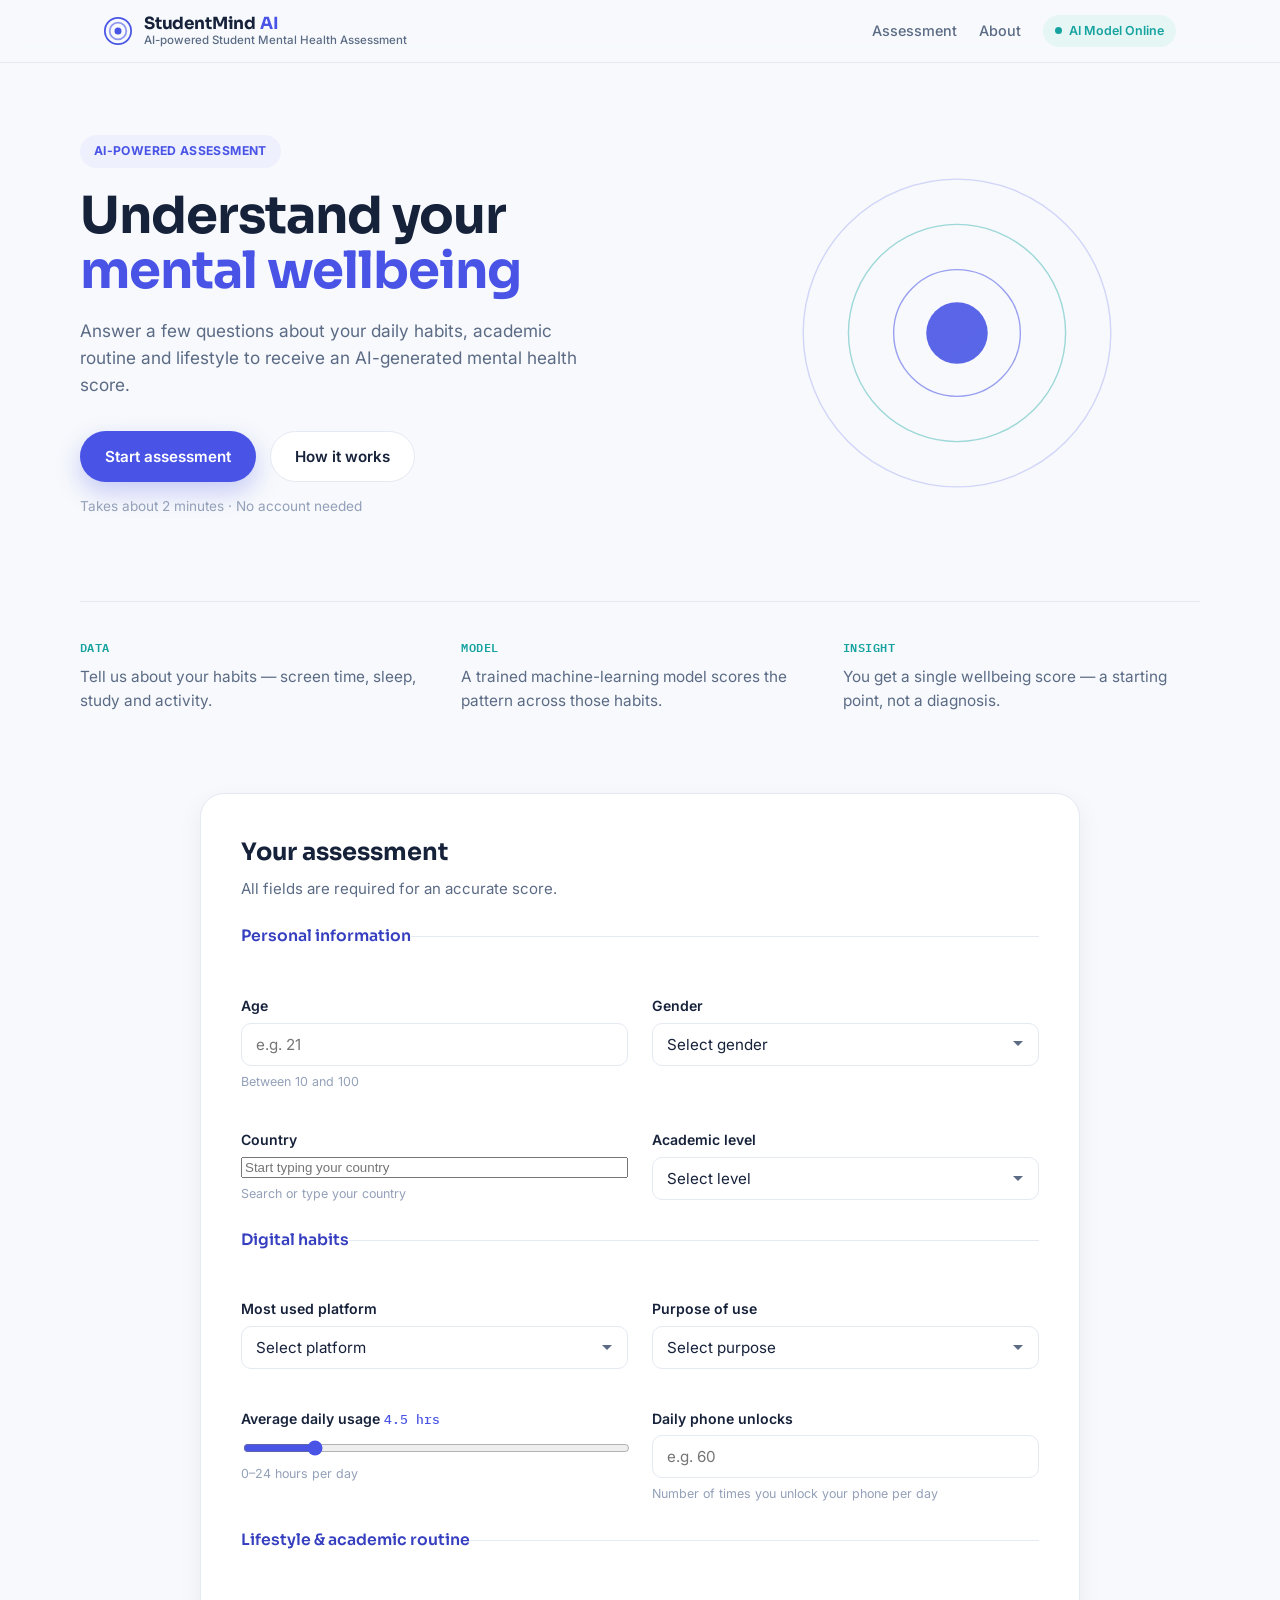
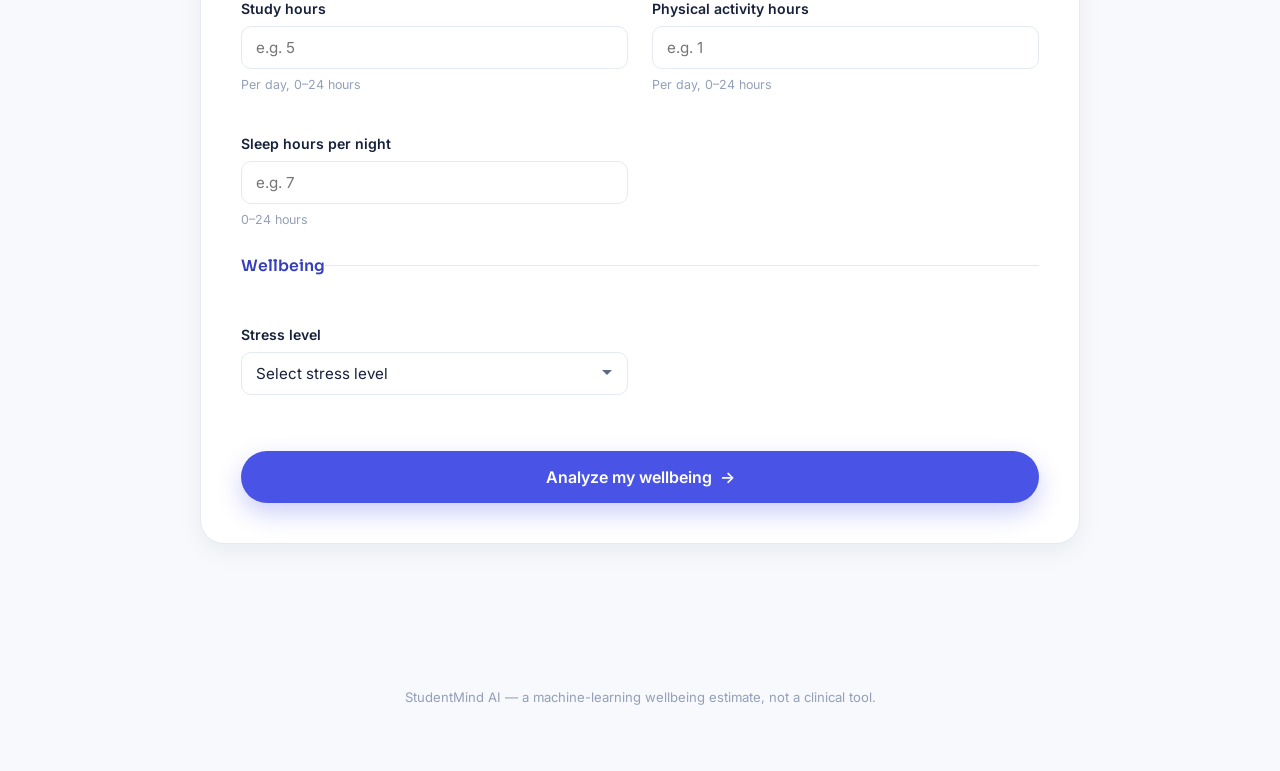
<file: index.html>
<!DOCTYPE html>
<html lang="en">
<head>
<meta charset="UTF-8">
<meta name="viewport" content="width=device-width, initial-scale=1.0">
<title>StudentMind AI — Student Mental Health Assessment</title>
<link rel="preconnect" href="https://fonts.googleapis.com">
<link rel="preconnect" href="https://fonts.gstatic.com" crossorigin>
<link href="https://fonts.googleapis.com/css2?family=Sora:wght@500;600;700;800&family=Inter:wght@400;500;600;700&family=IBM+Plex+Mono:wght@500;600&display=swap" rel="stylesheet">
<link rel="stylesheet" href="style.css">
</head>
<body>

<!-- ============ HEADER ============ -->
<header class="site-header">
  <div class="header-inner">
    <div class="brand">
      <span class="brand-mark" aria-hidden="true">
        <svg viewBox="0 0 32 32" width="28" height="28">
          <circle cx="16" cy="16" r="15" fill="none" stroke="url(#brandGrad)" stroke-width="2"/>
          <circle cx="16" cy="16" r="9.5" fill="none" stroke="url(#brandGrad)" stroke-width="2" opacity="0.6"/>
          <circle cx="16" cy="16" r="4" fill="url(#brandGrad)"/>
          <defs>
            <linearGradient id="brandGrad" x1="0" y1="0" x2="32" y2="32">
              <stop offset="0" stop-color="#4954E6"/>
              <stop offset="1" stop-color="#16A3A0"/>
            </linearGradient>
          </defs>
        </svg>
      </span>
      <div class="brand-text">
        <span class="brand-name">StudentMind <em>AI</em></span>
        <span class="brand-sub">AI-powered Student Mental Health Assessment</span>
      </div>
    </div>

    <nav class="site-nav" aria-label="Primary">
      <a href="#assessment">Assessment</a>
      <a href="#about">About</a>
      <span class="status-pill" role="status">
        <span class="status-dot" aria-hidden="true"></span>
        AI Model Online
      </span>
    </nav>
  </div>
</header>

<main>
  <!-- ============ HERO ============ -->
  <section class="hero" id="top">
    <div class="hero-inner">
      <div class="hero-copy">
        <span class="badge">AI-Powered Assessment</span>
        <h1>Understand your<br><span class="hero-highlight">mental wellbeing</span></h1>
        <p class="hero-lede">
          Answer a few questions about your daily habits, academic routine and lifestyle
          to receive an AI-generated mental health score.
        </p>
        <div class="hero-actions">
          <a href="#assessment" class="btn btn-primary">Start assessment</a>
          <a href="#about" class="btn btn-ghost">How it works</a>
        </div>
        <p class="hero-microcopy">Takes about 2 minutes · No account needed</p>
      </div>

      <div class="hero-visual" aria-hidden="true">
        <svg viewBox="0 0 420 420" class="breath-svg" id="heroBreath">
          <circle class="breath-ring r1" cx="210" cy="210" r="70" />
          <circle class="breath-ring r2" cx="210" cy="210" r="120" />
          <circle class="breath-ring r3" cx="210" cy="210" r="170" />
          <circle class="breath-core" cx="210" cy="210" r="34" />
        </svg>
      </div>
    </div>
  </section>

  <!-- ============ ABOUT / HOW IT WORKS ============ -->
  <section class="about" id="about">
    <div class="about-inner">
      <div class="about-item">
        <span class="about-index">Data</span>
        <p>Tell us about your habits — screen time, sleep, study and activity.</p>
      </div>
      <div class="about-item">
        <span class="about-index">Model</span>
        <p>A trained machine-learning model scores the pattern across those habits.</p>
      </div>
      <div class="about-item">
        <span class="about-index">Insight</span>
        <p>You get a single wellbeing score — a starting point, not a diagnosis.</p>
      </div>
    </div>
  </section>

  <!-- ============ ASSESSMENT FORM ============ -->
  <section class="assessment" id="assessment">
    <div class="assessment-inner">

      <!-- FORM CARD -->
      <form id="assessmentForm" class="card form-card" novalidate>
        <div class="form-card-head">
          <h2>Your assessment</h2>
          <p>All fields are required for an accurate score.</p>
        </div>

        <!-- Personal Information -->
        <fieldset class="form-section">
          <legend>Personal information</legend>
          <div class="form-grid">

            <div class="field">
              <label for="age">Age</label>
              <input type="number" id="age" name="Age" min="10" max="100" step="1" placeholder="e.g. 21" required>
              <span class="field-hint">Between 10 and 100</span>
              <span class="field-error" id="err-age"></span>
            </div>

            <div class="field">
              <label for="gender">Gender</label>
              <select id="gender" name="Gender" required>
                <option value="" disabled selected>Select gender</option>
                <option value="Male">Male</option>
                <option value="Female">Female</option>
              </select>
              <span class="field-error" id="err-gender"></span>
            </div>

            <div class="field">
              <label for="country">Country</label>
              <input list="countryList" id="country" name="Country" placeholder="Start typing your country" autocomplete="off" required>
              <datalist id="countryList"></datalist>
              <span class="field-hint">Search or type your country</span>
              <span class="field-error" id="err-country"></span>
            </div>

            <div class="field">
              <label for="academicLevel">Academic level</label>
              <select id="academicLevel" name="Academic_Level" required>
                <option value="" disabled selected>Select level</option>
                <option value="High School">High School</option>
                <option value="Undergraduate">Undergraduate</option>
                <option value="Graduate">Graduate</option>
              </select>
              <span class="field-error" id="err-academicLevel"></span>
            </div>
          </div>
        </fieldset>

        <!-- Digital Habits -->
        <fieldset class="form-section">
          <legend>Digital habits</legend>
          <div class="form-grid">

            <div class="field">
              <label for="platform">Most used platform</label>
              <select id="platform" name="Most_Used_Platform" required>
                <option value="" disabled selected>Select platform</option>
                <option>Facebook</option>
                <option>LinkedIn</option>
                <option>Instagram</option>
                <option>Snapchat</option>
                <option>Twitter</option>
                <option>YouTube</option>
                <option>TikTok</option>
                <option>LINE</option>
                <option>KakaoTalk</option>
                <option>VKontakte</option>
                <option>WhatsApp</option>
                <option>WeChat</option>
              </select>
              <span class="field-error" id="err-platform"></span>
            </div>

            <div class="field">
              <label for="purpose">Purpose of use</label>
              <select id="purpose" name="Purpose_Of_Use" required>
                <option value="" disabled selected>Select purpose</option>
                <option value="Networking">Networking</option>
                <option value="Education">Education</option>
                <option value="Entertainment">Entertainment</option>
                <option value="News">News</option>
              </select>
              <span class="field-error" id="err-purpose"></span>
            </div>

            <div class="field field-range">
              <label for="usageHours">Average daily usage <span class="range-value" id="usageHoursValue">4.5 hrs</span></label>
              <input type="range" id="usageHours" name="Avg_Daily_Usage_Hours" min="0" max="26" step="0.5" value="4.5" required>
              <span class="field-hint">0–24 hours per day</span>
              <span class="field-error" id="err-usageHours"></span>
            </div>

            <div class="field">
              <label for="unlocks">Daily phone unlocks</label>
              <input type="number" id="unlocks" name="Daily_Unlocks" min="0" step="1" placeholder="e.g. 60" required>
              <span class="field-hint">Number of times you unlock your phone per day</span>
              <span class="field-error" id="err-unlocks"></span>
            </div>
          </div>
        </fieldset>

        <!-- Lifestyle & Academic Routine -->
        <fieldset class="form-section">
          <legend>Lifestyle &amp; academic routine</legend>
          <div class="form-grid">

            <div class="field">
              <label for="studyHours">Study hours</label>
              <input type="number" id="studyHours" name="Study_Hours" min="0" max="24" step="0.5" placeholder="e.g. 5" required>
              <span class="field-hint">Per day, 0–24 hours</span>
              <span class="field-error" id="err-studyHours"></span>
            </div>

            <div class="field">
              <label for="activityHours">Physical activity hours</label>
              <input type="number" id="activityHours" name="Physical_Activity_Hours" min="0" max="24" step="0.5" placeholder="e.g. 1" required>
              <span class="field-hint">Per day, 0–24 hours</span>
              <span class="field-error" id="err-activityHours"></span>
            </div>

            <div class="field">
              <label for="sleepHours">Sleep hours per night</label>
              <input type="number" id="sleepHours" name="Sleep_Hours_Per_Night" min="0" max="24" step="0.5" placeholder="e.g. 7" required>
              <span class="field-hint">0–24 hours</span>
              <span class="field-error" id="err-sleepHours"></span>
            </div>
          </div>
        </fieldset>

        <!-- Wellbeing -->
        <fieldset class="form-section">
          <legend>Wellbeing</legend>
          <div class="form-grid">
            <div class="field">
              <label for="stressLevel">Stress level</label>
              <select id="stressLevel" name="Stress_Level" required>
                <option value="" disabled selected>Select stress level</option>
                <option value="Low">Low</option>
                <option value="Medium">Medium</option>
                <option value="High">High</option>
                <option value="Very High">Very High</option>
              </select>
              <span class="field-error" id="err-stressLevel"></span>
            </div>
          </div>
        </fieldset>

        <div class="form-footer">
          <p class="form-api-error" id="apiError" role="alert" hidden></p>
          <button type="submit" class="btn btn-primary btn-large" id="submitBtn">
            <span class="btn-label">Analyze my wellbeing</span>
            <span class="btn-arrow" aria-hidden="true">→</span>
            <span class="btn-spinner" aria-hidden="true"></span>
          </button>
        </div>
      </form>

      <!-- RESULT CARD -->
      <section class="card result-card" id="resultCard" hidden aria-live="polite">
        <div class="result-head">
          <h2>Your predicted mental health score</h2>
          <p>Based on the habits and routine you shared.</p>
        </div>

        <div class="result-score">
          <svg viewBox="0 0 240 240" class="score-ring" id="scoreRing">
            <circle class="ring-track" cx="120" cy="120" r="104"/>
            <circle class="ring-track" cx="120" cy="120" r="86"/>
            <circle class="ring-track" cx="120" cy="120" r="68"/>
            <circle class="ring-progress ring-progress-1" cx="120" cy="120" r="104"/>
            <circle class="ring-progress ring-progress-2" cx="120" cy="120" r="86"/>
            <circle class="ring-progress ring-progress-3" cx="120" cy="120" r="68"/>
          </svg>
          <div class="score-center">
            <span class="score-number" id="scoreNumber">0.0</span>
            <span class="score-max">/ 10</span>
            <span class="score-label" id="scoreLabel">Predicted wellbeing score</span>
          </div>
        </div>

        <p class="result-interpretation" id="resultInterpretation"></p>

        <div class="result-breakdown">
          <h3>Your submitted lifestyle snapshot</h3>
          <div class="breakdown-grid" id="breakdownGrid"><!-- populated by JS --></div>
        </div>

        <p class="disclaimer">
          This prediction is generated by a machine-learning model and is not a medical diagnosis.
          If you are experiencing serious distress, consider speaking with a qualified mental-health professional.
        </p>

        <button type="button" class="btn btn-ghost" id="resetBtn">Take another assessment</button>
      </section>

    </div>
  </section>
</main>

<footer class="site-footer">
  <p>StudentMind AI — a machine-learning wellbeing estimate, not a clinical tool.</p>
</footer>

<script src="script.js"></script>
</body>
</html>
</file>
<file: style.css>
/* =====================================================
   StudentMind AI — Design Tokens
   Palette: cool near-white surface, indigo + teal identity
   Type: Sora (display) / Inter (body) / IBM Plex Mono (data)
   Signature: concentric "breathing rings" motif — used in the
   hero as an ambient idle animation, and in the result card as
   a multi-ring score visualization. Ties the visual language of
   "calm, measured rhythm" to both the entrance and the outcome.
   ===================================================== */

:root {
  --bg: #F7F9FC;
  --surface: #FFFFFF;
  --surface-raised: #FFFFFF;
  --ink: #16213A;
  --ink-soft: #5B6B85;
  --ink-faint: #93A0B8;
  --indigo: #4954E6;
  --indigo-dark: #363FBF;
  --indigo-soft: #EEF0FD;
  --teal: #16A3A0;
  --teal-soft: #E6F6F5;
  --border: #E4E9F2;
  --danger: #D0453A;
  --danger-soft: #FBEAE8;
  --ring-track: #EAEEF7;

  --radius-sm: 10px;
  --radius-md: 16px;
  --radius-lg: 24px;

  --shadow-sm: 0 1px 2px rgba(22, 33, 58, 0.05);
  --shadow-md: 0 8px 24px rgba(22, 33, 58, 0.06);
  --shadow-lg: 0 24px 60px rgba(22, 33, 58, 0.10);

  --font-display: 'Sora', system-ui, sans-serif;
  --font-body: 'Inter', system-ui, sans-serif;
  --font-mono: 'IBM Plex Mono', 'SF Mono', monospace;
}

* { box-sizing: border-box; }
html { scroll-behavior: smooth; }

@media (prefers-reduced-motion: reduce) {
  html { scroll-behavior: auto; }
  *, *::before, *::after { animation-duration: 0.001ms !important; animation-iteration-count: 1 !important; transition-duration: 0.001ms !important; }
}

body {
  margin: 0;
  background: var(--bg);
  color: var(--ink);
  font-family: var(--font-body);
  line-height: 1.55;
  -webkit-font-smoothing: antialiased;
}

h1, h2, h3 { font-family: var(--font-display); color: var(--ink); margin: 0; }

a { color: inherit; }

:focus-visible {
  outline: 2px solid var(--indigo);
  outline-offset: 3px;
  border-radius: 4px;
}

.btn:focus-visible { outline-offset: 3px; }

/* ============ HEADER ============ */
.site-header {
  position: sticky;
  top: 0;
  z-index: 40;
  background: rgba(247, 249, 252, 0.85);
  backdrop-filter: blur(10px);
  border-bottom: 1px solid var(--border);
}

.header-inner {
  max-width: 1120px;
  margin: 0 auto;
  padding: 14px 24px;
  display: flex;
  align-items: center;
  justify-content: space-between;
  gap: 16px;
}

.brand { display: flex; align-items: center; gap: 12px; }
.brand-mark { display: flex; }
.brand-text { display: flex; flex-direction: column; line-height: 1.2; }
.brand-name { font-family: var(--font-display); font-weight: 700; font-size: 1.05rem; letter-spacing: -0.01em; }
.brand-name em { font-style: normal; color: var(--indigo); }
.brand-sub { font-size: 0.72rem; color: var(--ink-soft); font-weight: 500; }

.site-nav { display: flex; align-items: center; gap: 22px; font-size: 0.9rem; font-weight: 500; }
.site-nav a { text-decoration: none; color: var(--ink-soft); transition: color 0.15s ease; }
.site-nav a:hover { color: var(--indigo); }

.status-pill {
  display: inline-flex;
  align-items: center;
  gap: 7px;
  font-size: 0.78rem;
  font-weight: 600;
  color: var(--teal);
  background: var(--teal-soft);
  padding: 6px 12px;
  border-radius: 999px;
}
.status-dot {
  width: 7px; height: 7px;
  border-radius: 50%;
  background: var(--teal);
  box-shadow: 0 0 0 0 rgba(22,163,160,0.5);
  animation: pulseDot 2.2s ease-out infinite;
}
@keyframes pulseDot {
  0% { box-shadow: 0 0 0 0 rgba(22,163,160,0.45); }
  70% { box-shadow: 0 0 0 6px rgba(22,163,160,0); }
  100% { box-shadow: 0 0 0 0 rgba(22,163,160,0); }
}

/* ============ HERO ============ */
.hero { padding: 72px 24px 40px; }
.hero-inner {
  max-width: 1120px;
  margin: 0 auto;
  display: grid;
  grid-template-columns: 1.1fr 0.9fr;
  gap: 40px;
  align-items: center;
}

.badge {
  display: inline-block;
  font-size: 0.76rem;
  font-weight: 700;
  letter-spacing: 0.03em;
  text-transform: uppercase;
  color: var(--indigo);
  background: var(--indigo-soft);
  padding: 7px 14px;
  border-radius: 999px;
  margin-bottom: 20px;
}

.hero-copy h1 {
  font-size: clamp(2.2rem, 4vw, 3.2rem);
  font-weight: 700;
  letter-spacing: -0.02em;
  line-height: 1.08;
}
.hero-highlight { color: var(--indigo); }

.hero-lede {
  margin-top: 20px;
  max-width: 46ch;
  font-size: 1.08rem;
  color: var(--ink-soft);
}

.hero-actions { display: flex; gap: 14px; margin-top: 32px; flex-wrap: wrap; }
.hero-microcopy { margin-top: 14px; font-size: 0.85rem; color: var(--ink-faint); }

.btn {
  display: inline-flex;
  align-items: center;
  justify-content: center;
  gap: 8px;
  font-family: var(--font-body);
  font-weight: 600;
  font-size: 0.95rem;
  padding: 13px 24px;
  border-radius: 999px;
  border: 1px solid transparent;
  cursor: pointer;
  text-decoration: none;
  transition: transform 0.15s ease, box-shadow 0.15s ease, background 0.15s ease, opacity 0.15s ease;
}
.btn-primary {
  background: var(--indigo);
  color: #fff;
  box-shadow: 0 10px 24px rgba(73, 84, 230, 0.28);
}
.btn-primary:hover { background: var(--indigo-dark); transform: translateY(-1px); }
.btn-primary:disabled { opacity: 0.7; cursor: not-allowed; transform: none; }
.btn-ghost {
  background: var(--surface);
  color: var(--ink);
  border-color: var(--border);
}
.btn-ghost:hover { border-color: var(--indigo); color: var(--indigo); }
.btn-large { padding: 15px 30px; font-size: 1rem; width: 100%; }

.btn-spinner {
  display: none;
  width: 16px; height: 16px;
  border-radius: 50%;
  border: 2px solid rgba(255,255,255,0.4);
  border-top-color: #fff;
  animation: spin 0.7s linear infinite;
}
@keyframes spin { to { transform: rotate(360deg); } }
.btn-primary.is-loading .btn-spinner { display: inline-block; }
.btn-primary.is-loading .btn-label::after { content: 'zing…'; }
.btn-primary.is-loading .btn-arrow { display: none; }

/* Hero breathing-ring visual (signature element) */
.hero-visual { display: flex; justify-content: center; }
.breath-svg { width: 100%; max-width: 380px; height: auto; }
.breath-ring {
  fill: none;
  stroke-width: 1.5;
}
.r1 { stroke: var(--indigo); opacity: 0.55; animation: breathe 6s ease-in-out infinite; }
.r2 { stroke: var(--teal); opacity: 0.4; animation: breathe 6s ease-in-out infinite 0.6s; }
.r3 { stroke: var(--indigo); opacity: 0.22; animation: breathe 6s ease-in-out infinite 1.2s; }
.breath-core { fill: url(#brandGrad); opacity: 0.9; animation: corePulse 6s ease-in-out infinite; }

@keyframes breathe {
  0%, 100% { transform: scale(0.92); opacity: 0.18; }
  50% { transform: scale(1.04); opacity: 0.5; }
}
@keyframes corePulse {
  0%, 100% { transform: scale(0.96); }
  50% { transform: scale(1.08); }
}
.breath-svg circle { transform-origin: 210px 210px; }

/* ============ ABOUT ============ */
.about { padding: 30px 24px 70px; }
.about-inner {
  max-width: 1120px;
  margin: 0 auto;
  display: grid;
  grid-template-columns: repeat(3, 1fr);
  gap: 24px;
  border-top: 1px solid var(--border);
  padding-top: 36px;
}
.about-item { display: flex; flex-direction: column; gap: 8px; }
.about-index {
  font-family: var(--font-mono);
  font-size: 0.78rem;
  font-weight: 600;
  color: var(--teal);
  text-transform: uppercase;
  letter-spacing: 0.04em;
}
.about-item p { margin: 0; color: var(--ink-soft); font-size: 0.96rem; }

/* ============ ASSESSMENT ============ */
.assessment { padding: 10px 24px 100px; }
.assessment-inner { max-width: 880px; margin: 0 auto; display: flex; flex-direction: column; gap: 28px; }

.card {
  background: var(--surface);
  border: 1px solid var(--border);
  border-radius: var(--radius-lg);
  box-shadow: var(--shadow-md);
  padding: 40px;
}

.form-card-head { margin-bottom: 8px; }
.form-card-head h2 { font-size: 1.5rem; }
.form-card-head p { margin: 6px 0 0; color: var(--ink-soft); font-size: 0.94rem; }

.form-section {
  border: none;
  padding: 28px 0 6px;
  margin: 0;
  border-top: 1px solid var(--border);
}
.form-section:first-of-type { border-top: 1px solid var(--border); margin-top: 24px; }

.form-section legend {
  font-family: var(--font-display);
  font-weight: 600;
  font-size: 0.98rem;
  color: var(--indigo-dark);
  padding: 0;
  margin-bottom: 18px;
}

.form-grid {
  display: grid;
  grid-template-columns: 1fr 1fr;
  gap: 20px 24px;
}

.field { display: flex; flex-direction: column; gap: 6px; }
.field label {
  font-size: 0.88rem;
  font-weight: 600;
  color: var(--ink);
}
.range-value { font-weight: 500; color: var(--indigo); font-family: var(--font-mono); font-size: 0.82rem; }

.field input[type="number"],
.field input[type="text"],
.field select {
  font-family: var(--font-body);
  font-size: 0.95rem;
  padding: 11px 14px;
  border-radius: var(--radius-sm);
  border: 1px solid var(--border);
  background: var(--surface);
  color: var(--ink);
  transition: border-color 0.15s ease, box-shadow 0.15s ease;
  appearance: none;
}

.field select {
  background-image: url("data:image/svg+xml,%3Csvg xmlns='http://www.w3.org/2000/svg' width='12' height='8' viewBox='0 0 12 8'%3E%3Cpath fill='%235B6B85' d='M1 1l5 5 5-5'/%3E%3C/svg%3E");
  background-repeat: no-repeat;
  background-position: right 14px center;
  padding-right: 36px;
}

.field input:focus,
.field select:focus {
  border-color: var(--indigo);
  box-shadow: 0 0 0 3px var(--indigo-soft);
  outline: none;
}

.field input[type="range"] {
  width: 100%;
  accent-color: var(--indigo);
  margin-top: 4px;
}

.field-hint { font-size: 0.78rem; color: var(--ink-faint); }
.field-error {
  font-size: 0.78rem;
  color: var(--danger);
  min-height: 1em;
  display: block;
}

.field.has-error input,
.field.has-error select {
  border-color: var(--danger);
  box-shadow: 0 0 0 3px var(--danger-soft);
}

.form-footer { margin-top: 32px; }
.form-api-error {
  background: var(--danger-soft);
  color: var(--danger);
  border-radius: var(--radius-sm);
  padding: 12px 16px;
  font-size: 0.88rem;
  margin: 0 0 16px;
}

/* ============ RESULT CARD ============ */
.result-card { text-align: center; }
.result-head h2 { font-size: 1.4rem; }
.result-head p { margin: 6px 0 0; color: var(--ink-soft); font-size: 0.92rem; }

.result-score {
  position: relative;
  width: 240px;
  height: 240px;
  margin: 36px auto 8px;
}
.score-ring { width: 100%; height: 100%; transform: rotate(-90deg); }
.ring-track { fill: none; stroke: var(--ring-track); stroke-width: 8; }
.ring-progress {
  fill: none;
  stroke-width: 8;
  stroke-linecap: round;
  transition: stroke-dashoffset 1.1s cubic-bezier(0.22, 1, 0.36, 1);
}
.ring-progress-1 { stroke: var(--indigo); }
.ring-progress-2 { stroke: var(--teal); }
.ring-progress-3 { stroke: var(--indigo-dark); opacity: 0.55; }

.score-center {
  position: absolute;
  inset: 0;
  display: flex;
  flex-direction: column;
  align-items: center;
  justify-content: center;
  gap: 2px;
}
.score-number { font-family: var(--font-mono); font-size: 2.6rem; font-weight: 600; color: var(--ink); }
.score-max { font-family: var(--font-mono); font-size: 0.95rem; color: var(--ink-faint); margin-top: -6px; }
.score-label { font-size: 0.78rem; color: var(--ink-soft); margin-top: 8px; max-width: 140px; }

.result-interpretation {
  max-width: 46ch;
  margin: 20px auto 0;
  color: var(--ink-soft);
  font-size: 0.98rem;
}

.result-breakdown { margin-top: 40px; text-align: left; }
.result-breakdown h3 { font-size: 0.98rem; margin-bottom: 18px; color: var(--ink); }

.breakdown-grid { display: flex; flex-direction: column; gap: 16px; }
.breakdown-row { display: grid; grid-template-columns: 130px 1fr 60px; align-items: center; gap: 14px; }
.breakdown-label { font-size: 0.86rem; color: var(--ink-soft); font-weight: 500; }
.breakdown-track {
  position: relative;
  height: 8px;
  border-radius: 999px;
  background: var(--ring-track);
  overflow: hidden;
}
.breakdown-fill {
  position: absolute;
  inset: 0 auto 0 0;
  border-radius: 999px;
  background: linear-gradient(90deg, var(--indigo), var(--teal));
  width: 0%;
  transition: width 1s cubic-bezier(0.22, 1, 0.36, 1);
}
.breakdown-value { font-family: var(--font-mono); font-size: 0.82rem; color: var(--ink); text-align: right; }

.disclaimer {
  margin-top: 32px;
  font-size: 0.8rem;
  color: var(--ink-faint);
  background: var(--bg);
  border: 1px solid var(--border);
  border-radius: var(--radius-sm);
  padding: 14px 16px;
  text-align: left;
}

#resetBtn { margin-top: 24px; }

/* ============ FOOTER ============ */
.site-footer {
  padding: 30px 24px 50px;
  text-align: center;
  font-size: 0.82rem;
  color: var(--ink-faint);
}

/* ============ RESPONSIVE ============ */
@media (max-width: 860px) {
  .hero-inner { grid-template-columns: 1fr; text-align: center; }
  .hero-actions { justify-content: center; }
  .hero-visual { order: -1; max-width: 260px; margin: 0 auto; }
  .about-inner { grid-template-columns: 1fr; gap: 22px; }
  .form-grid { grid-template-columns: 1fr; }
  .card { padding: 28px 22px; }
  .breakdown-row { grid-template-columns: 100px 1fr 50px; gap: 10px; }
}

@media (max-width: 520px) {
  .site-nav { gap: 12px; font-size: 0.82rem; }
  .brand-sub { display: none; }
  .header-inner { padding: 12px 16px; }
  .hero { padding: 48px 16px 24px; }
  .assessment { padding: 0 16px 70px; }
}
</file>
